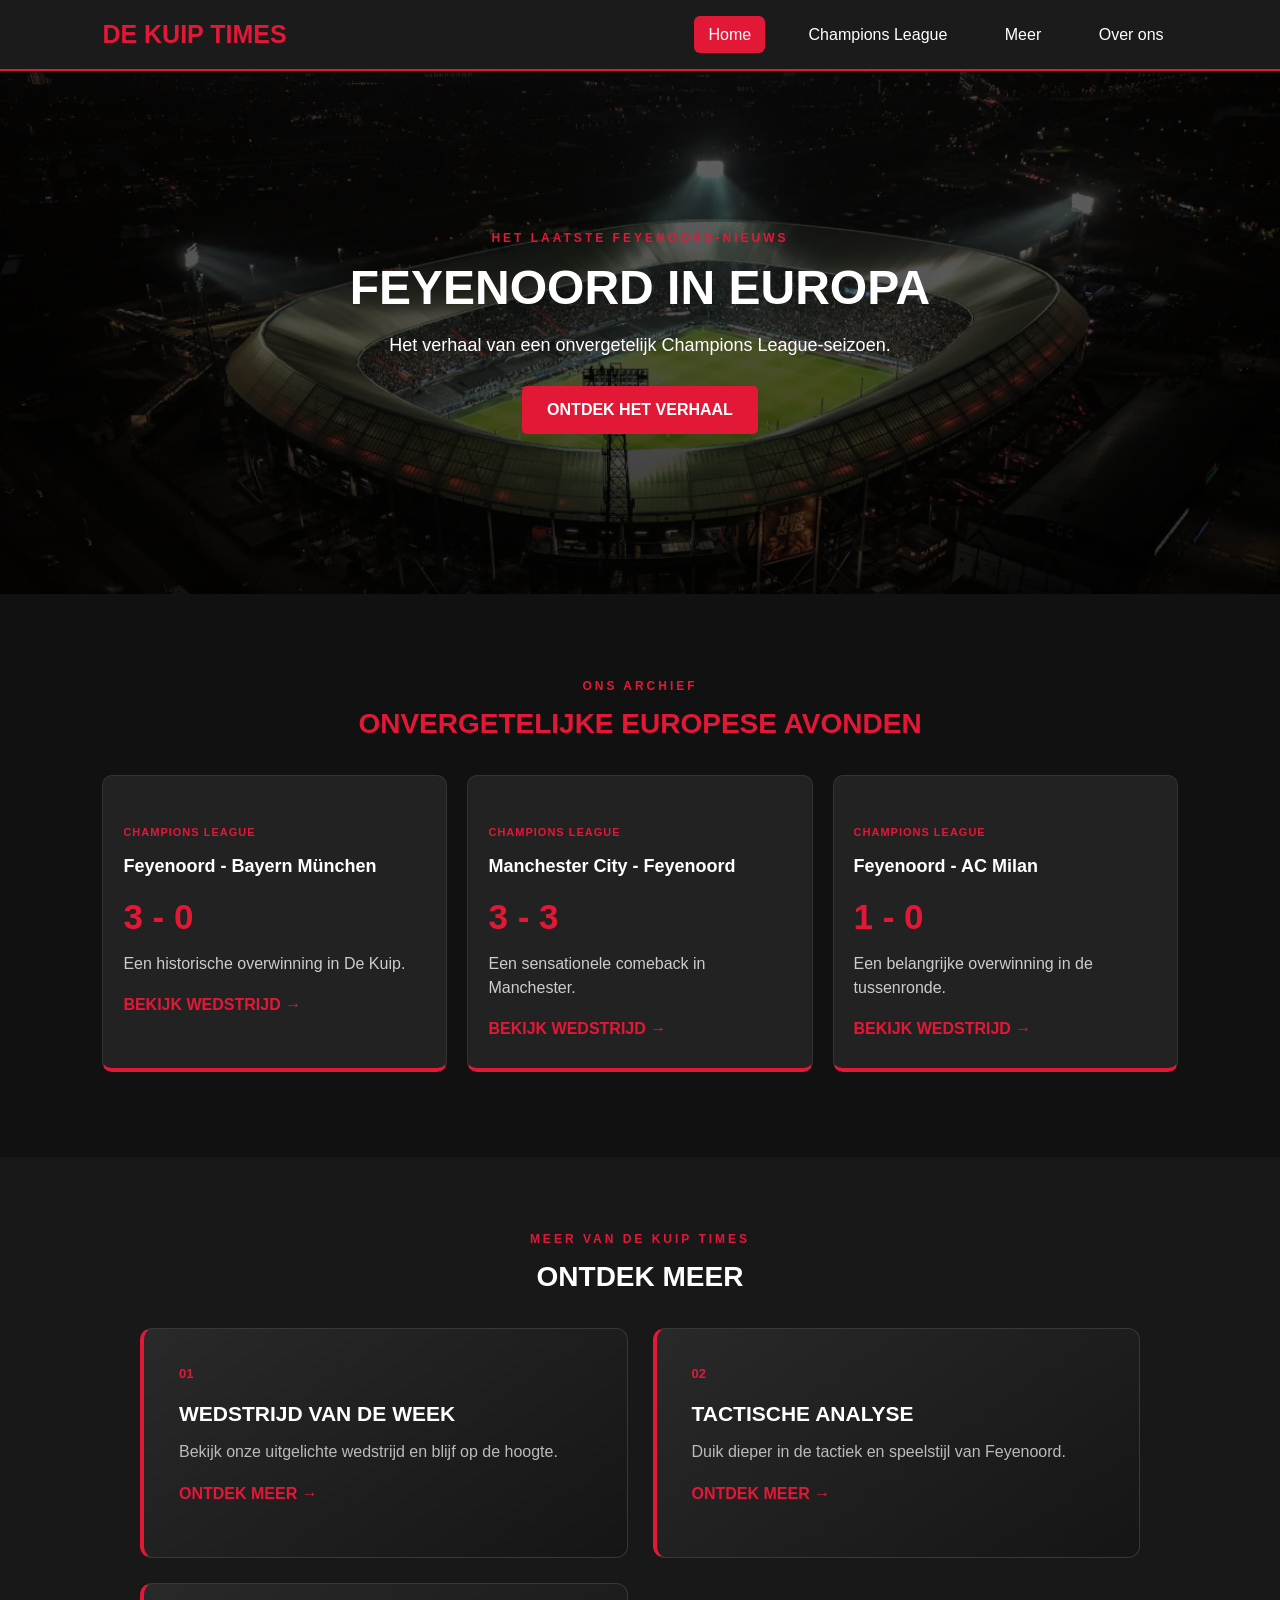
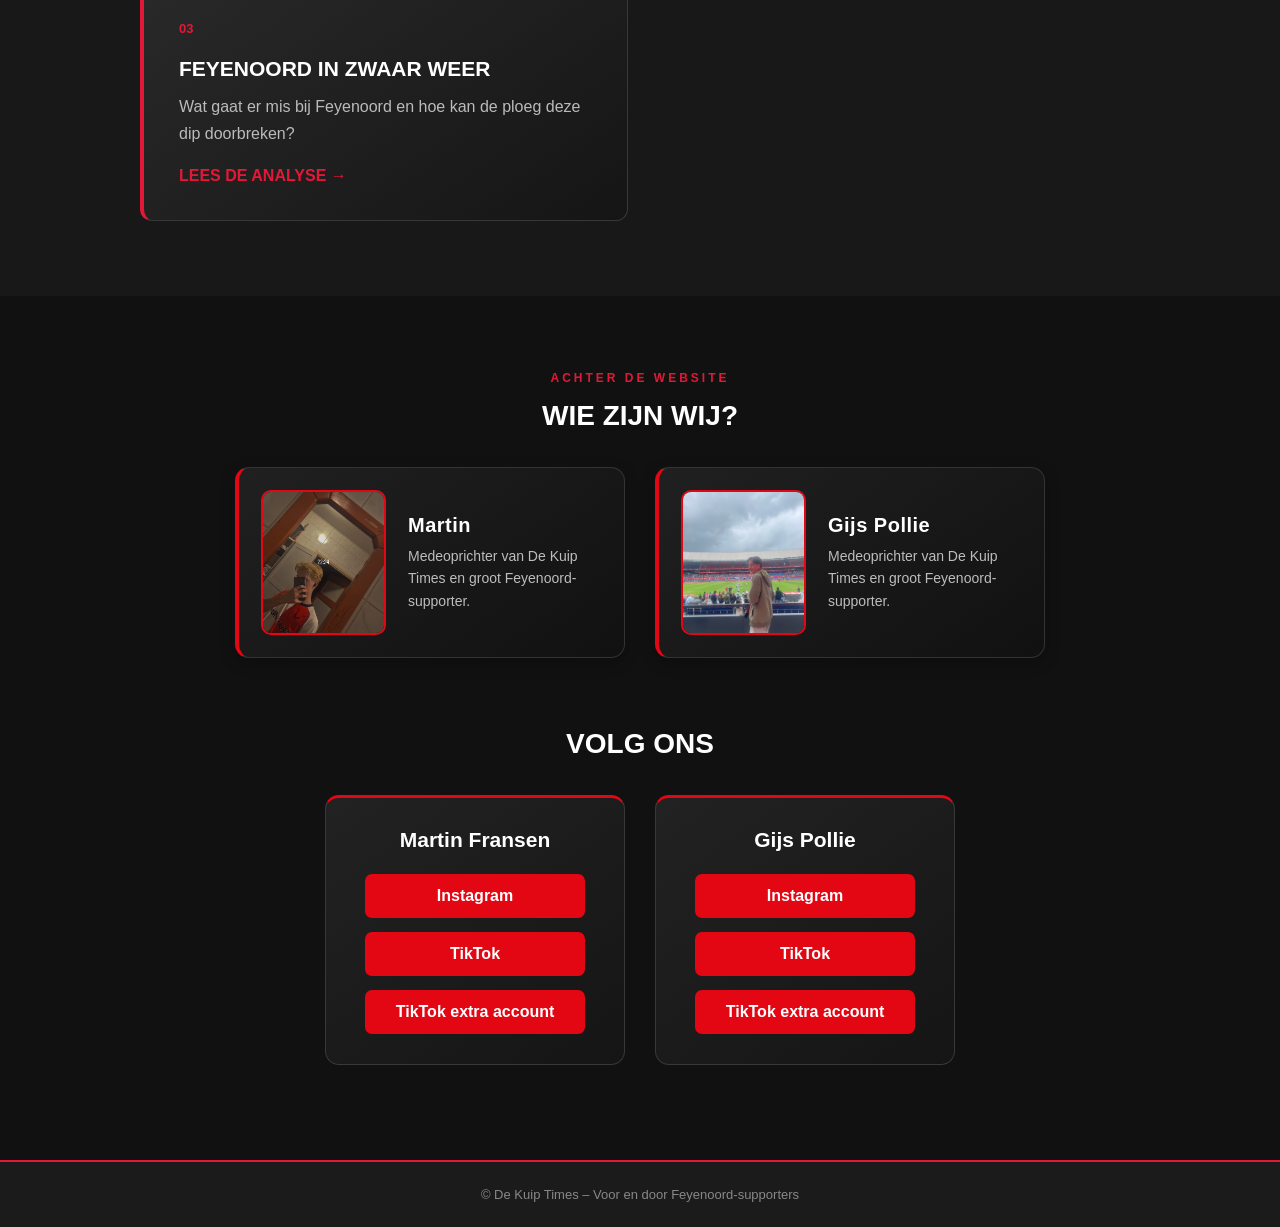
<file: index.html>
<!DOCTYPE html>
<html lang="nl">
<head>
    <meta charset="UTF-8">
    <meta name="viewport" content="width=device-width, initial-scale=1.0">

    <title>De Kuip Times | Feyenoord Nieuws, Voorbeschouwingen en Analyses</title>

    <meta name="description" content="De Kuip Times brengt Feyenoord-nieuws, wedstrijdvoorbeschouwingen, uitslagen, statistieken en tactische analyses. Voor en door Feyenoord-supporters.">

    <meta name="author" content="De Kuip Times">
    <meta name="robots" content="index, follow">

    <link rel="icon" type="image/jpeg" href="images/Thekuiptimes.jpg">

    <link rel="stylesheet" href="style.css">
</head>

</head>
<body>

<header>
    <h2>DE KUIP TIMES</h2>
    <nav>
        <a href="#" class="active">Home</a>
        <a href="#ucl">Champions League</a>
        <a href="#extra">Meer</a>
        <a href="#over">Over ons</a>
    </nav>
</header>

<main>

    <!-- HERO -->
    <section class="hero">
        <span class="hero-label">HET LAATSTE FEYENOORD-NIEUWS</span>
        <h1>FEYENOORD IN EUROPA</h1>
        <p>Het verhaal van een onvergetelijk Champions League-seizoen.</p>
        <a class="button" href="#ucl">ONTDEK HET VERHAAL</a>
    </section>

    <!-- WEDSTRIJDEN -->
    <section id="ucl" class="matches">
        <p class="section-label">ONS ARCHIEF</p>
        <h2>ONVERGETELIJKE EUROPESE AVONDEN</h2>

        <div class="match-container">

            <a href="bayern.html" class="match-card">
                <span class="match-tag">CHAMPIONS LEAGUE</span>
                <h3>Feyenoord - Bayern München</h3>
                <div class="score">3 - 0</div>
                <p>Een historische overwinning in De Kuip.</p>
                <span class="card-link">BEKIJK WEDSTRIJD →</span>
            </a>

            <a href="manchester-city.html" class="match-card">
                <span class="match-tag">CHAMPIONS LEAGUE</span>
                <h3>Manchester City - Feyenoord</h3>
                <div class="score">3 - 3</div>
                <p>Een sensationele comeback in Manchester.</p>
                <span class="card-link">BEKIJK WEDSTRIJD →</span>
            </a>

            <a href="ac-milan.html" class="match-card">
                <span class="match-tag">CHAMPIONS LEAGUE</span>
                <h3>Feyenoord - AC Milan</h3>
                <div class="score">1 - 0</div>
                <p>Een belangrijke overwinning in de tussenronde.</p>
                <span class="card-link">BEKIJK WEDSTRIJD →</span>
            </a>

        </div>
    </section>

    <!-- EXTRA ONDERDELEN -->
    <section id="extra" class="extra-section">
        <p class="section-label">MEER VAN DE KUIP TIMES</p>
        <h2>ONTDEK MEER</h2>

        <div class="feature-container">

            <a href="wedstrijd.html" class="feature-card">
                <span class="feature-number">01</span>
                <h3>WEDSTRIJD VAN DE WEEK</h3>
                <p>Bekijk onze uitgelichte wedstrijd en blijf op de hoogte.</p>
                <span class="card-link">ONTDEK MEER →</span>
            </a>

            <a href="analyse.html" class="feature-card">
                <span class="feature-number">02</span>
                <h3>TACTISCHE ANALYSE</h3>
                <p>Duik dieper in de tactiek en speelstijl van Feyenoord.</p>
                <span class="card-link">ONTDEK MEER →</span>
            </a>

            <a href="stand.html" class="feature-card">
                <span class="feature-number">03</span>
                <h3>FEYENOORD IN ZWAAR WEER</h3>
                <p>Wat gaat er mis bij Feyenoord en hoe kan de ploeg deze dip doorbreken?</p>
                <span class="card-link">LEES DE ANALYSE →</span>
            </a>

        </div>
    </section>

    <!-- OVER ONS -->
    <section id="over" class="about-section">
        <p class="section-label">ACHTER DE WEBSITE</p>
        <h2>WIE ZIJN WIJ?</h2>

        <div class="team-container">

            <div class="team-card">
                <img src="FotoMartin.jpg" alt="Foto van Martin">
                <div class="team-info">
                    <h4>Martin</h4>
                    <p>Medeoprichter van De Kuip Times en groot Feyenoord-supporter.</p>
                </div>
            </div>

            <div class="team-card">
                <img src="Gijs.jpg" alt="Foto van Gijs">
                <div class="team-info">
                    <h4>Gijs Pollie</h4>
                    <p>Medeoprichter van De Kuip Times en groot Feyenoord-supporter.</p>
                </div>
            </div>

        </div>

        <h2 class="social-heading">VOLG ONS</h2>

        <div class="socials">

            <div class="social-person">
                <h4>Martin Fransen</h4>
                <a href="https://www.instagram.com/m.f0168/" target="_blank" rel="noopener">Instagram</a>
                <a href="https://www.tiktok.com/@martinn.0168" target="_blank" rel="noopener">TikTok</a>
                <a href="https://www.tiktok.com/@mrtn.ftbl" target="_blank" rel="noopener">TikTok extra account</a>
            </div>

            <div class="social-person">
                <h4>Gijs Pollie</h4>
                <a href="https://www.instagram.com/gijspollie_2011/" target="_blank" rel="noopener">Instagram</a>
                <a href="https://www.tiktok.com/@gijspollie2011" target="_blank" rel="noopener">TikTok</a>
                <a href="https://www.tiktok.com/@t.watanabe010" target="_blank" rel="noopener">TikTok extra account</a>
            </div>

        </div>
    </section>

</main>

<footer>
    <p>© De Kuip Times – Voor en door Feyenoord-supporters</p>
</footer>

</body>
</html>
</file>
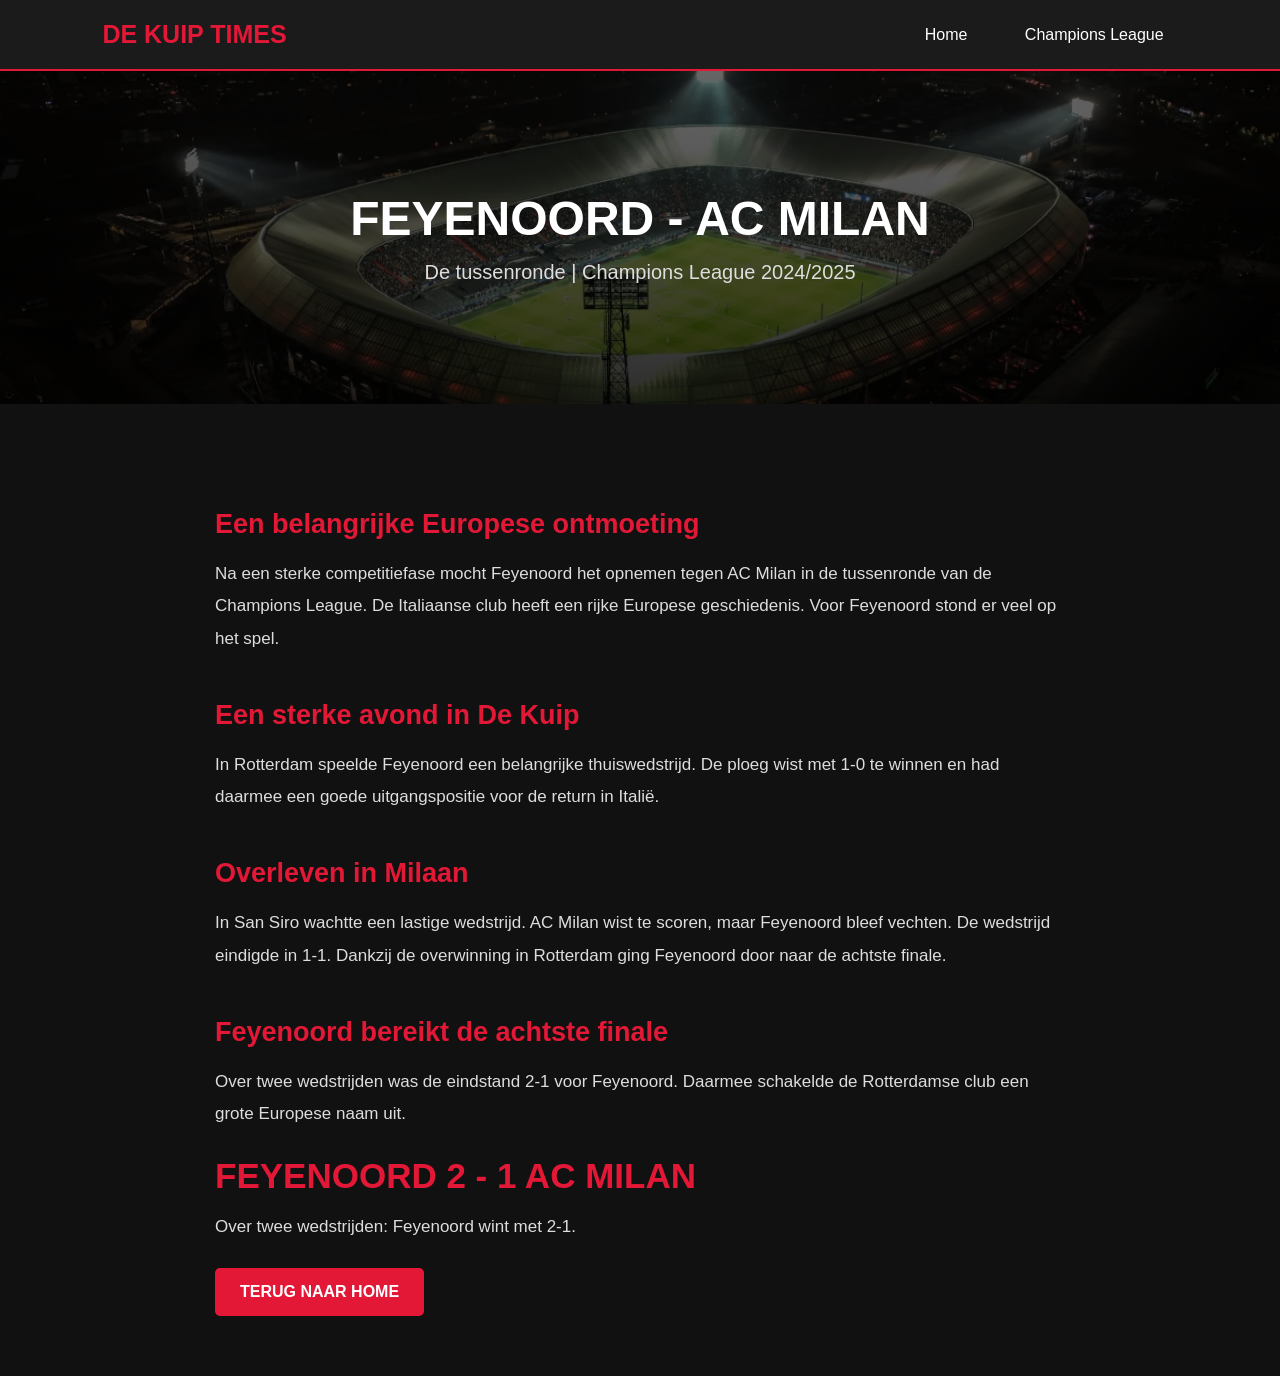
<file: ac-milan.html>
<!DOCTYPE html>
<html lang="nl">
<head>
    <meta charset="UTF-8">
    <meta name="viewport" content="width=device-width, initial-scale=1.0">
    <title>Feyenoord - AC Milan | De Kuip Times</title>
    <link rel="stylesheet" href="style.css">
</head>
<body>

    <header>
        <h2>DE KUIP TIMES</h2>
        <nav>
            <a href="index.html">Home</a>
            <a href="champions-league.html">Champions League</a>
        </nav>
    </header>

    <section class="ucl-hero">
        <h1>FEYENOORD - AC MILAN</h1>
        <p>De tussenronde | Champions League 2024/2025</p>
    </section>

    <main class="ucl-content">

        <h2>Een belangrijke Europese ontmoeting</h2>

        <p>
            Na een sterke competitiefase mocht Feyenoord het opnemen tegen
            AC Milan in de tussenronde van de Champions League.
            De Italiaanse club heeft een rijke Europese geschiedenis.
            Voor Feyenoord stond er veel op het spel.
        </p>

        <h2>Een sterke avond in De Kuip</h2>

        <p>
            In Rotterdam speelde Feyenoord een belangrijke thuiswedstrijd.
            De ploeg wist met 1-0 te winnen en had daarmee een goede uitgangspositie
            voor de return in Italië.
        </p>

        <h2>Overleven in Milaan</h2>

        <p>
            In San Siro wachtte een lastige wedstrijd. AC Milan wist te scoren,
            maar Feyenoord bleef vechten. De wedstrijd eindigde in 1-1.
            Dankzij de overwinning in Rotterdam ging Feyenoord door naar de
            achtste finale.
        </p>

        <h2>Feyenoord bereikt de achtste finale</h2>

        <p>
            Over twee wedstrijden was de eindstand 2-1 voor Feyenoord.
            Daarmee schakelde de Rotterdamse club een grote Europese naam uit.
        </p>

        <div class="score">FEYENOORD 2 - 1 AC MILAN</div>

        <p>Over twee wedstrijden: Feyenoord wint met 2-1.</p>

        <a class="button" href="index.html">TERUG NAAR HOME</a>

    </main>

</body>
</html>
</file>
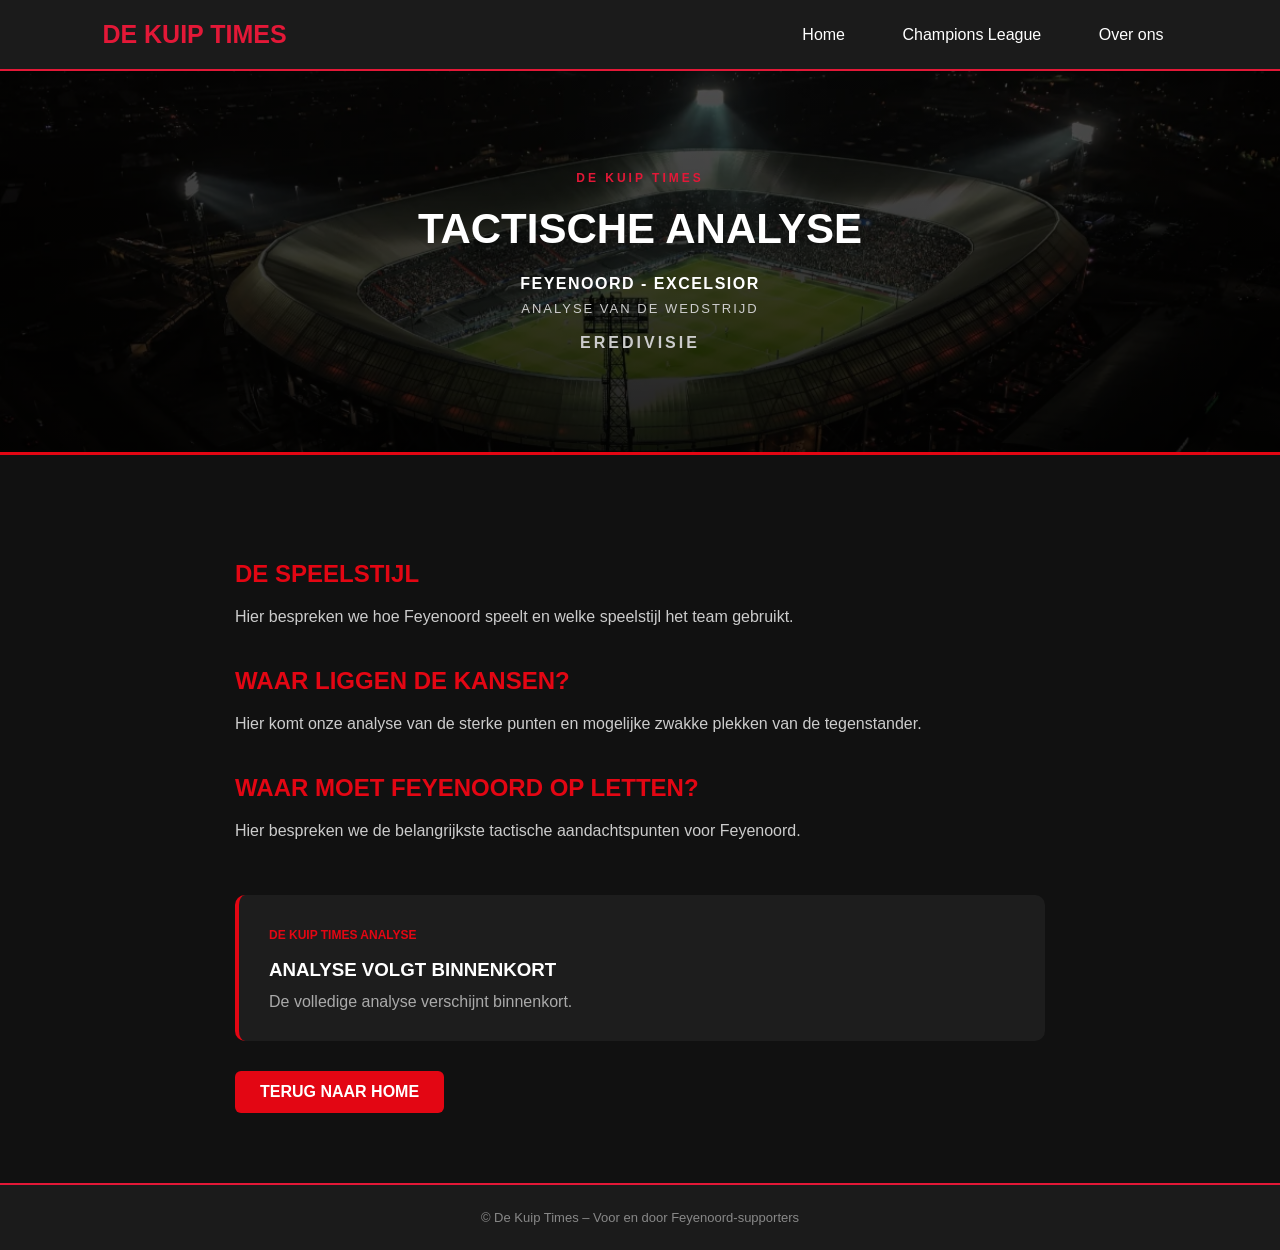
<file: analyse.html>
<!DOCTYPE html>
<html lang="nl">
<head>
    <meta charset="UTF-8">
    <meta name="viewport" content="width=device-width, initial-scale=1.0">
    <title>Tactische analyse | De Kuip Times</title>
    <link rel="stylesheet" href="style.css">
</head>
<body>

<header>
    <h2>DE KUIP TIMES</h2>
    <nav>
        <a href="index.html">Home</a>
        <a href="index.html#ucl">Champions League</a>
        <a href="index.html#over">Over ons</a>
    </nav>
</header>

<main>
    <section class="match-hero">
        <p class="section-label">DE KUIP TIMES</p>
        <h1>TACTISCHE ANALYSE</h1>

        <p class="match-date">FEYENOORD - EXCELSIOR</p>
        <p class="match-location">ANALYSE VAN DE WEDSTRIJD</p>

        <p class="match-competition">EREDIVISIE</p>
    </section>

    <section class="match-article">
        <h2>DE SPEELSTIJL</h2>
        <p>Hier bespreken we hoe Feyenoord speelt en welke speelstijl het team gebruikt.</p>

        <h2>WAAR LIGGEN DE KANSEN?</h2>
        <p>Hier komt onze analyse van de sterke punten en mogelijke zwakke plekken van de tegenstander.</p>

        <h2>WAAR MOET FEYENOORD OP LETTEN?</h2>
        <p>Hier bespreken we de belangrijkste tactische aandachtspunten voor Feyenoord.</p>

        <div class="match-status">
            <p>DE KUIP TIMES ANALYSE</p>
            <h3>ANALYSE VOLGT BINNENKORT</h3>
            <span>De volledige analyse verschijnt binnenkort.</span>
        </div>

        <a href="index.html" class="back-button">TERUG NAAR HOME</a>
    </section>
</main>

<footer>
    <p>© De Kuip Times – Voor en door Feyenoord-supporters</p>
</footer>

</body>
</html>
</file>
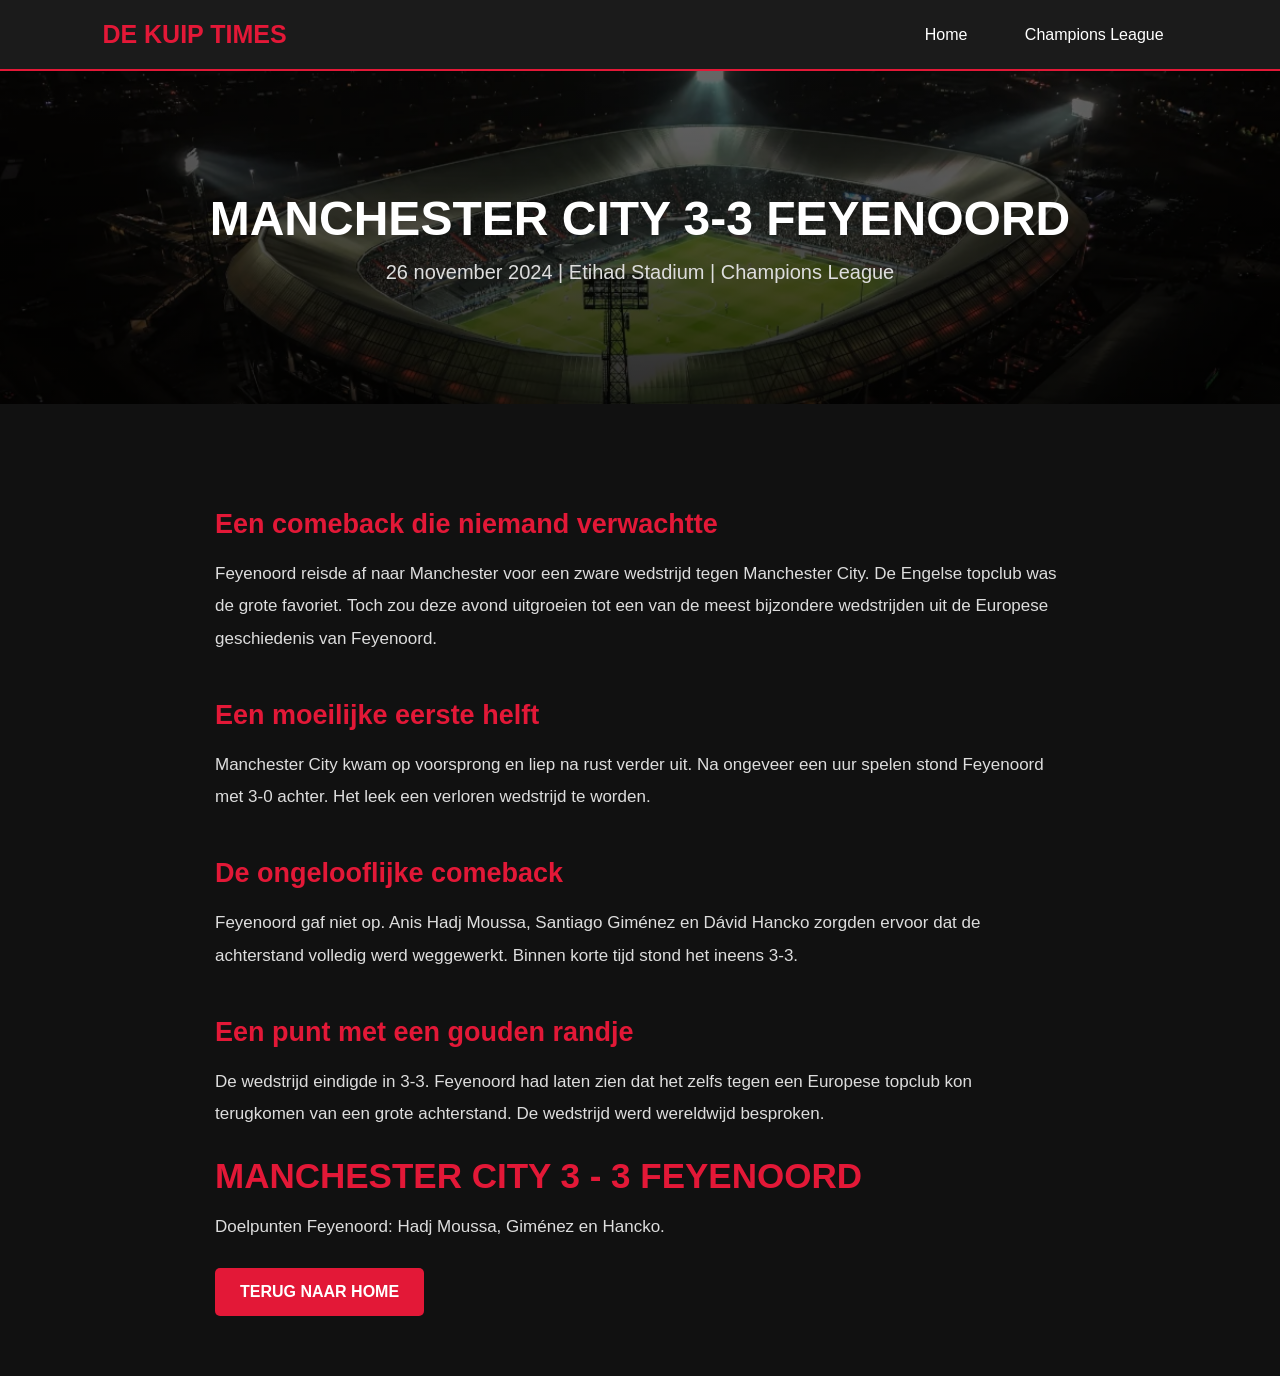
<file: manchester-city.html>
<!DOCTYPE html>
<html lang="nl">
<head>
    <meta charset="UTF-8">
    <meta name="viewport" content="width=device-width, initial-scale=1.0">
    <title>Manchester City - Feyenoord | De Kuip Times</title>
    <link rel="stylesheet" href="style.css">
</head>
<body>
    <header>
        <h2>DE KUIP TIMES</h2>
        <nav>
            <a href="index.html">Home</a>
            <a href="champions-league.html">Champions League</a>
        </nav>
    </header>

    <section class="ucl-hero">
        <h1>MANCHESTER CITY 3-3 FEYENOORD</h1>
        <p>26 november 2024 | Etihad Stadium | Champions League</p>
    </section>

    <main class="ucl-content">

        <h2>Een comeback die niemand verwachtte</h2>

        <p>
            Feyenoord reisde af naar Manchester voor een zware wedstrijd tegen
            Manchester City. De Engelse topclub was de grote favoriet.
            Toch zou deze avond uitgroeien tot een van de meest bijzondere
            wedstrijden uit de Europese geschiedenis van Feyenoord.
        </p>

        <h2>Een moeilijke eerste helft</h2>

        <p>
            Manchester City kwam op voorsprong en liep na rust verder uit.
            Na ongeveer een uur spelen stond Feyenoord met 3-0 achter.
            Het leek een verloren wedstrijd te worden.
        </p>

        <h2>De ongelooflijke comeback</h2>

        <p>
            Feyenoord gaf niet op. Anis Hadj Moussa, Santiago Giménez en
            Dávid Hancko zorgden ervoor dat de achterstand volledig werd
            weggewerkt. Binnen korte tijd stond het ineens 3-3.
        </p>

        <h2>Een punt met een gouden randje</h2>

        <p>
            De wedstrijd eindigde in 3-3. Feyenoord had laten zien dat het
            zelfs tegen een Europese topclub kon terugkomen van een grote
            achterstand. De wedstrijd werd wereldwijd besproken.
        </p>

        <div class="score">MANCHESTER CITY 3 - 3 FEYENOORD</div>

        <p>Doelpunten Feyenoord: Hadj Moussa, Giménez en Hancko.</p>

        <a class="button" href="index.html">TERUG NAAR HOME</a>

    </main>

</body>
</html>
</file>
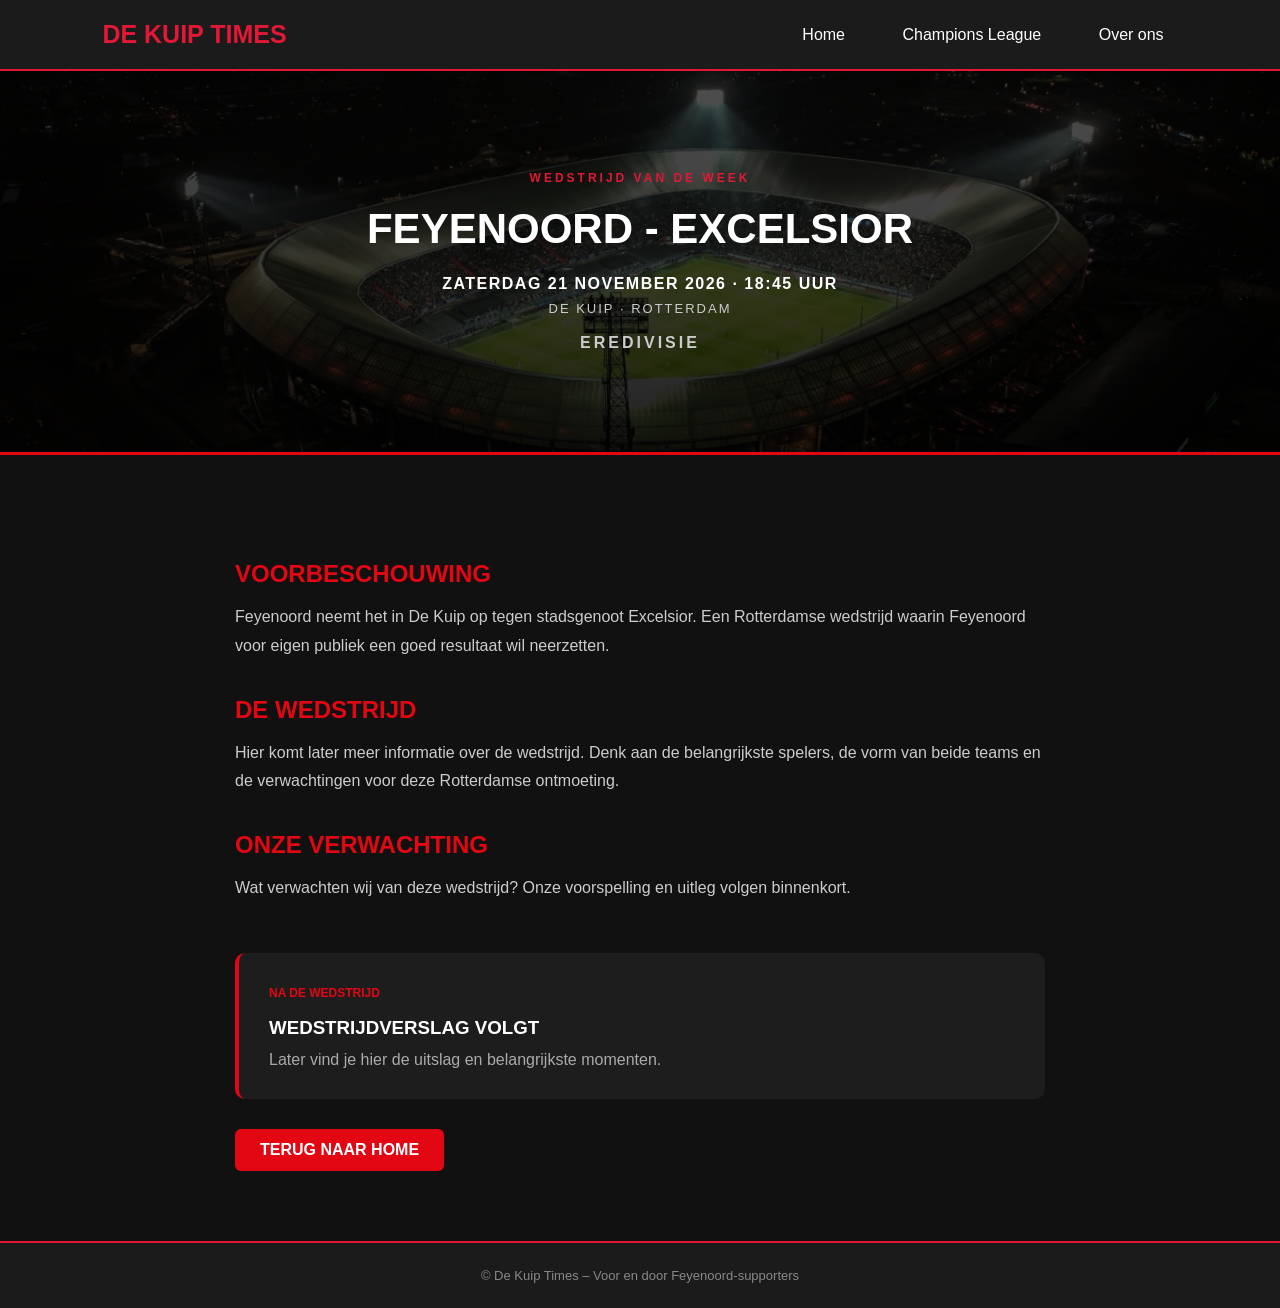
<file: wedstrijd.html>
<!DOCTYPE html>
<html lang="nl">
<head>
    <meta charset="UTF-8">
    <meta name="viewport" content="width=device-width, initial-scale=1.0">
    <title>Feyenoord - Excelsior | De Kuip Times</title>
    <link rel="stylesheet" href="style.css">
</head>
<body>

<header>
    <h2>DE KUIP TIMES</h2>
    <nav>
        <a href="index.html">Home</a>
        <a href="index.html#ucl">Champions League</a>
        <a href="index.html#over">Over ons</a>
    </nav>
</header>

<main>
    <section class="match-hero">
        <p class="section-label">WEDSTRIJD VAN DE WEEK</p>
        <h1>FEYENOORD - EXCELSIOR</h1>

        <p class="match-date">ZATERDAG 21 NOVEMBER 2026 · 18:45 UUR</p>
        <p class="match-location">DE KUIP · ROTTERDAM</p>

        <p class="match-competition">EREDIVISIE</p>
    </section>

    <section class="match-article">
        <h2>VOORBESCHOUWING</h2>
        <p>Feyenoord neemt het in De Kuip op tegen stadsgenoot Excelsior. Een Rotterdamse wedstrijd waarin Feyenoord voor eigen publiek een goed resultaat wil neerzetten.</p>

        <h2>DE WEDSTRIJD</h2>
        <p>Hier komt later meer informatie over de wedstrijd. Denk aan de belangrijkste spelers, de vorm van beide teams en de verwachtingen voor deze Rotterdamse ontmoeting.</p>

        <h2>ONZE VERWACHTING</h2>
        <p>Wat verwachten wij van deze wedstrijd? Onze voorspelling en uitleg volgen binnenkort.</p>

        <div class="match-status">
            <p>NA DE WEDSTRIJD</p>
            <h3>WEDSTRIJDVERSLAG VOLGT</h3>
            <span>Later vind je hier de uitslag en belangrijkste momenten.</span>
        </div>

        <a href="index.html" class="back-button">TERUG NAAR HOME</a>
    </section>
</main>

<footer>
    <p>© De Kuip Times – Voor en door Feyenoord-supporters</p>
</footer>

</body>
</html>
</file>
<file: style.css>
* {
    margin: 0;
    padding: 0;
    box-sizing: border-box;
}

body {
    background-color: #111;
    color: white;
    font-family: Arial, sans-serif;
}

header {
    background-color: #1b1b1b;
    padding: 25px 8%;
    display: flex;
    justify-content: space-between;
    align-items: center;
    border-bottom: 2px solid #e31837;
}

header h2 {
    color: #e31837;
    font-size: 25px;
}

nav a {
    color: white;
    text-decoration: none;
    margin-left: 25px;
}

nav a:hover {
    color: #e31837;
}



.hero {
    text-align: center;
    padding: 160px 20px;

    background-image:
        linear-gradient(rgba(0, 0, 0, 0.55), rgba(0, 0, 0, 0.75)),
        url("dekuip.jpg");

    background-size: cover;
    background-position: center;
    background-repeat: no-repeat;
}



.hero h1 {
    font-size: 48px;
    margin-bottom: 20px;
}

.hero p {
    font-size: 18px;
    margin-bottom: 30px;
}

.button {
    background-color: #e31837;
    color: white;
    padding: 15px 25px;
    text-decoration: none;
    border-radius: 5px;
}

.button:hover {
    background-color: #a90e27;
}

.intro {
    text-align: center;
    padding: 70px 20px;
}

.intro h2 {
    color: #e31837;
    margin-bottom: 20px;
}

.intro p {
    max-width: 600px;
    margin: auto;
    line-height: 1.7;
}


.matches {
    padding: 60px 8%;
    text-align: center;
}

.matches h2 {
    color: #e31837;
    margin-bottom: 35px;
    font-size: 28px;
}

.match-container {
    display: flex;
    gap: 20px;
    justify-content: center;
}

.match-card {
    background-color: #222;
    padding: 30px 20px;
    border-radius: 10px;
    flex: 1;
    border-bottom: 3px solid #e31837;
}

.match-card h3 {
    font-size: 18px;
    margin-bottom: 20px;
}

.score {
    font-size: 35px;
    font-weight: bold;
    color: #e31837;
    margin-bottom: 15px;
}

.match-card p {
    color: #ccc;
    line-height: 1.5;
}

/* CHAMPIONS LEAGUE PAGINA */

.ucl-hero {
    text-align: center;
    padding: 120px 20px;
    background-image:
        linear-gradient(rgba(0,0,0,0.55), rgba(0,0,0,0.8)),
        url("dekuip.jpg");
    background-size: cover;
    background-position: center;
}

.ucl-hero h1 {
    font-size: 48px;
    color: white;
    margin-bottom: 15px;
}

.ucl-hero p {
    font-size: 20px;
    color: #ddd;
}

.ucl-content {
    max-width: 900px;
    margin: auto;
    padding: 60px 25px;
}

.ucl-content h2 {
    color: #e31837;
    font-size: 27px;
    margin-top: 45px;
    margin-bottom: 18px;
}

.ucl-content p {
    color: #ddd;
    font-size: 17px;
    line-height: 1.9;
    margin-bottom: 25px;
}
.match-card {
    text-decoration: none;
    color: white;
    display: block;
    transition: 0.3s;
}

.match-card:hover {
    transform: translateY(-8px);
    background-color: #303030;
}

.match-card span {
    display: inline-block;
    color: #e31837;
    margin-top: 20px;
    font-weight: bold;
}
.article-image {
    width: 100%;
    max-height: 450px;
    object-fit: cover;
    border-radius: 10px;
    margin: 25px 0;
}
.socials {
    display: flex;
    justify-content: center;
    gap: 50px;
    flex-wrap: wrap;
    margin-top: 25px;
}

.social-person {
    display: flex;
    flex-direction: column;
    gap: 12px;
    align-items: center;
}

.social-person h4 {
    color: white;
}

.social-person a {
    color: white;
    background: #e30613;
    padding: 10px 20px;
    border-radius: 6px;
    text-decoration: none;
}.social-person a {
    color: white;
    background: #e30613;
    padding: 12px 25px;
    border-radius: 8px;
    text-decoration: none;
    font-weight: bold;
    transition: 0.3s;
    min-width: 130px;
}

.social-person a:hover {
    background: white;
    color: #e30613;
    transform: translateY(-3px);
    box-shadow: 0 4px 12px rgba(227, 6, 19, 0.3);
}
.tiktok-section {
    max-width: 850px;
    margin: 45px auto;
    padding: 30px 20px;
    background: #181818;
    border: 1px solid #333;
    border-top: 3px solid #e30613;
    border-radius: 12px;
    text-align: center;
}

.tiktok-section h2 {
    color: white;
    font-size: 26px;
    margin-bottom: 10px;
}

.tiktok-description {
    color: #aaa;
    margin-bottom: 25px;
    line-height: 1.6;
}

.video-container {
    display: flex;
    justify-content: center;
    overflow: hidden;
}

.video-container blockquote {
    margin: 0 auto !important;
}

.tiktok-link {
    display: inline-block;
    margin-top: 20px;
    padding: 11px 22px;
    background: #e30613;
    color: white;
    text-decoration: none;
    font-weight: bold;
    border-radius: 6px;
    transition: 0.3s;
}

.tiktok-link:hover {
    background: white;
    color: #e30613;
}


/* PROFIELKAARTEN - OVER ONS */

.team-container {
    display: flex;
    justify-content: center;
    align-items: stretch;
    gap: 30px;
    flex-wrap: wrap;
    margin: 40px auto;
    max-width: 950px;
}

.team-card {
    display: flex;
    align-items: center;
    gap: 22px;
    background: linear-gradient(145deg, #202020, #111111);
    border: 1px solid #333;
    border-left: 4px solid #e30613;
    border-radius: 14px;
    padding: 22px;
    width: 390px;
    max-width: 100%;
    text-align: left;
    transition: all 0.3s ease;
    box-shadow: 0 5px 15px rgba(0, 0, 0, 0.25);
}

.team-card:hover {
    transform: translateY(-6px);
    border-color: #e30613;
    box-shadow: 0 10px 25px rgba(227, 6, 19, 0.18);
}

.team-card img {
    width: 125px;
    height: 145px;
    object-fit: cover;
    border-radius: 10px;
    border: 2px solid #e30613;
    flex-shrink: 0;
}

.team-info {
    display: flex;
    flex-direction: column;
    gap: 8px;
}

.team-info h4 {
    color: white;
    font-size: 20px;
    margin: 0;
    letter-spacing: 0.5px;
}

.team-info p {
    color: #bdbdbd;
    font-size: 14px;
    line-height: 1.6;
    margin: 0;
}

/* MOBIELE WEERGAVE */

@media (max-width: 600px) {
    .team-card {
        width: 100%;
        padding: 15px;
        gap: 15px;
    }

    .team-card img {
        width: 100px;
        height: 120px;
    }
}
.santi-card {
    display: flex;
    align-items: center;
    gap: 15px;
    max-width: 430px;
    margin: 30px auto;
    padding: 15px;
    background: #181818;
    border: 1px solid #333;
    border-left: 4px solid #e30613;
    border-radius: 12px;
    cursor: pointer;
}

.santi-card img {
    width: 85px;
    height: 85px;
    object-fit: cover;
    border-radius: 9px;
}

.santi-info {
    flex: 1;
}

.santi-info h3 {
    color: white;
    margin: 0 0 5px;
}

.santi-info p {
    color: #aaa;
    margin: 0 0 10px;
}

.santi-info audio {
    width: 100%;
    height: 35px;
}

.santi-popup {
    display: none;
    position: fixed;
    inset: 0;
    background: rgba(0,0,0,0.85);
    z-index: 9999;
    justify-content: center;
    align-items: center;
}

.santi-popup-content {
    position: relative;
    background: #181818;
    padding: 20px;
    border: 2px solid #e30613;
    border-radius: 12px;
    text-align: center;
    max-width: 320px;
    width: 85%;
}

.santi-popup-content img {
    width: 100%;
    border-radius: 8px;
}

.santi-popup-content h3 {
    color: white;
}

.santi-popup-content p {
    color: #e30613;
}

.santi-close {
    position: absolute;
    top: 5px;
    right: 12px;
    color: white;
    font-size: 30px;
    cursor: pointer;
}
.stats-section {
    max-width: 850px;
    margin: 50px auto;
    padding: 25px;
    background: #181818;
    border: 1px solid #333;
    border-top: 3px solid #e30613;
    border-radius: 12px;
    text-align: center;
}

.stats-section h2 {
    color: white;
    font-size: 26px;
    margin-bottom: 8px;
}

.stats-subtitle {
    color: #aaa;
    margin-bottom: 25px;
}

.stats-images {
    display: flex;
    flex-direction: column;
    align-items: center;
    gap: 20px;
}

.stats-images img {
    width: 100%;
    max-width: 650px;
    height: auto;
    border-radius: 10px;
    border: 1px solid #444;
}

.stats-source {
    color: #777;
    font-size: 12px;
    margin-top: 18px;
}
/* Pagina's: Wedstrijd van de week en Tactische analyse */

.coming-soon {
    max-width: 900px;
    margin: 100px auto;
    padding: 60px 20px;
    text-align: center;
    background: #181818;
    border-top: 4px solid #e30613;
    border-radius: 12px;
}

.coming-soon h2 {
    color: #e30613;
    font-size: 32px;
    margin-bottom: 20px;
}

.coming-soon p {
    color: #ccc;
    font-size: 18px;
    margin-bottom: 30px;
}

.back-button {
    display: inline-block;
    background: #e30613;
    color: white;
    padding: 12px 25px;
    border-radius: 6px;
    text-decoration: none;
    font-weight: bold;
    transition: 0.3s;
}

.back-button:hover {
    background: #b90000;
    transform: translateY(-2px);
}

/* NIEUWE HOMEPAGE VORMGEVING */

html {
    scroll-behavior: smooth;
}

header {
    position: sticky;
    top: 0;
    z-index: 100;
    padding: 20px 8%;
}

nav a {
    padding: 10px 14px;
    border-radius: 6px;
    transition: 0.3s;
}

nav a:hover,
nav a.active {
    background: #e31837;
    color: white;
}

.hero {
    min-height: 460px;
    display: flex;
    flex-direction: column;
    justify-content: center;
    align-items: center;
}

.hero-label,
.section-label {
    color: #e31837;
    font-size: 12px;
    font-weight: bold;
    letter-spacing: 3px;
    margin-bottom: 15px;
}

.button {
    display: inline-block;
    font-weight: bold;
    transition: 0.3s;
}

.button:hover {
    transform: translateY(-4px);
    box-shadow: 0 8px 20px rgba(227, 24, 55, 0.3);
}

.matches {
    padding-top: 85px;
    padding-bottom: 85px;
}

.match-container {
    flex-wrap: wrap;
}

.match-card {
    min-width: 240px;
    border: 1px solid #333;
    border-bottom: 4px solid #e31837;
    text-align: left;
}

.match-tag {
    display: inline-block;
    color: #e31837;
    font-size: 11px;
    font-weight: bold;
    letter-spacing: 1px;
    margin-bottom: 18px;
}

.card-link {
    display: inline-block;
    color: #e31837;
    font-weight: bold;
    margin-top: 20px;
    transition: 0.3s;
}

.match-card:hover .card-link,
.feature-card:hover .card-link {
    color: white;
}

/* NIEUWE KAARTEN */

.extra-section {
    padding: 75px 8%;
    background: #181818;
    text-align: center;
}

.extra-section h2,
.about-section h2 {
    color: white;
    font-size: 28px;
    margin-bottom: 35px;
}

.feature-container {
    display: grid;
    grid-template-columns: repeat(2, minmax(0, 1fr));
    gap: 25px;
    max-width: 1000px;
    margin: auto;
}

.feature-card {
    display: block;
    text-align: left;
    text-decoration: none;
    color: white;
    padding: 35px;
    min-height: 230px;
    background: linear-gradient(145deg, #292929, #151515);
    border: 1px solid #383838;
    border-left: 4px solid #e31837;
    border-radius: 12px;
    transition: 0.3s;
}

.feature-card:hover {
    transform: translateY(-7px);
    border-color: #e31837;
    box-shadow: 0 10px 25px rgba(227, 24, 55, 0.15);
}

.feature-number {
    color: #e31837;
    font-size: 13px;
    font-weight: bold;
}

.feature-card h3 {
    margin: 20px 0 12px;
    font-size: 21px;
}

.feature-card p {
    color: #bbb;
    line-height: 1.7;
}

/* OVER ONS */

.about-section {
    padding: 75px 8%;
    text-align: center;
}

.about-section .team-container {
    margin-top: 35px;
}

.social-heading {
    margin-top: 70px;
}

footer {
    background: #1b1b1b;
    border-top: 2px solid #e31837;
    text-align: center;
    padding: 25px;
    color: #888;
    font-size: 13px;
}

/* MOBIELE WEERGAVE */

@media (max-width: 700px) {
    header {
        flex-direction: column;
        gap: 18px;
        padding: 18px 12px;
    }

    nav {
        display: flex;
        flex-wrap: wrap;
        justify-content: center;
        gap: 5px;
    }

    nav a {
        margin: 0;
        font-size: 13px;
    }

    .hero {
        padding: 100px 20px;
    }

    .hero h1 {
        font-size: 34px;
    }

    .match-container {
        flex-direction: column;
    }

    .feature-container {
        grid-template-columns: 1fr;
    }

    .feature-card {
        padding: 25px;
    }

    .extra-section,
    .about-section {
        padding: 55px 6%;
    }
}

/* VERNIEUWDE SOCIAL MEDIA KAARTEN */

.socials {
    display: flex;
    justify-content: center;
    align-items: stretch;
    gap: 30px;
    flex-wrap: wrap;
    max-width: 750px;
    margin: 35px auto 20px;
}

.social-person {
    display: flex;
    flex-direction: column;
    align-items: center;
    gap: 14px;
    width: 300px;
    padding: 30px 25px;
    background: linear-gradient(145deg, #222, #151515);
    border: 1px solid #383838;
    border-top: 3px solid #e30613;
    border-radius: 14px;
    transition: 0.3s;
}

.social-person:hover {
    transform: translateY(-6px);
    border-color: #e30613;
    box-shadow: 0 10px 25px rgba(227, 6, 19, 0.15);
}

.social-person h4 {
    font-size: 21px;
    margin-bottom: 8px;
}

.social-person a {
    display: block;
    width: 100%;
    max-width: 220px;
    text-align: center;
    color: white;
    background: #e30613;
    padding: 13px 15px;
    border-radius: 7px;
    text-decoration: none;
    font-weight: bold;
    transition: 0.25s;
}

.social-person a:hover {
    background: white;
    color: #e30613;
    transform: scale(1.04);
}

@media (max-width: 600px) {
    .social-person {
        width: 100%;
        max-width: 350px;
    }
}

/* WEDSTRIJD VAN DE WEEK */

.match-hero {
    text-align: center;
    padding: 100px 20px;
    background:
        linear-gradient(rgba(0,0,0,0.65), rgba(0,0,0,0.85)),
        url("dekuip.jpg");
    background-size: cover;
    background-position: center;
    border-bottom: 3px solid #e30613;
}

.match-hero h1 {
    font-size: 42px;
    margin: 20px 0;
}

.match-details {
    display: flex;
    justify-content: center;
    flex-wrap: wrap;
    gap: 15px;
    margin: 30px 0;
}

.match-details span {
    background: #e30613;
    padding: 12px 20px;
    border-radius: 6px;
    font-weight: bold;
}

.match-competition {
    color: #ccc;
    letter-spacing: 3px;
    font-weight: bold;
}

.match-article {
    max-width: 850px;
    margin: 50px auto;
    padding: 20px;
}

.match-article h2 {
    color: #e30613;
    margin: 35px 0 15px;
}

.match-article p {
    color: #ccc;
    line-height: 1.8;
    font-size: 16px;
}

.match-status {
    margin: 50px 0 30px;
    padding: 30px;
    background: #1d1d1d;
    border-left: 4px solid #e30613;
    border-radius: 10px;
}

.match-status p {
    color: #e30613;
    font-weight: bold;
    font-size: 12px;
}

.match-status h3 {
    margin: 12px 0;
}

.match-status span {
    color: #aaa;
}

@media (max-width: 600px) {
    .match-hero h1 {
        font-size: 30px;
    }

    .match-hero {
        padding: 75px 15px;
    }
}
/* Rustige datum en locatie op wedstrijdpagina's */
.match-date {
    margin-top: 22px;
    color: white;
    font-size: 16px;
    font-weight: bold;
    letter-spacing: 1.5px;
}

.match-location {
    margin-top: 8px;
    color: #cccccc;
    font-size: 13px;
    letter-spacing: 2px;
}

.match-competition {
    margin-top: 18px;
}

/* FEYENOORD STAND EN ANALYSE PAGINA */

.stand-page {
    background: #111;
    color: white;
    min-height: 100vh;
}

.stand-hero {
    min-height: 430px;
    background:
        linear-gradient(to right, rgba(0,0,0,0.9), rgba(0,0,0,0.25)),
        url("images/feyenoord-dip.jpg") center/cover;
    display: flex;
    align-items: center;
    padding: 50px 8%;
}

.stand-hero-content {
    max-width: 750px;
}

.stand-label {
    color: #e31837;
    font-weight: bold;
    letter-spacing: 3px;
}

.stand-hero h1 {
    font-size: clamp(42px, 5.5vw, 64px);
    font-weight: 900;
    line-height: 1.02;
    letter-spacing: -2px;
    margin: 18px 0 25px;
    max-width: 850px;
    text-shadow: 0 4px 18px rgba(0, 0, 0, 0.7);
    position: relative;
}

.stand-hero h1::after {
    content: "";
    display: block;
    width: 85px;
    height: 5px;
    background: #e31837;
    margin-top: 22px;
    border-radius: 3px;
}


.stand-hero-content p:last-child {
    font-size: 18px;
    line-height: 1.6;
    color: #ddd;
}

.stand-article {
    max-width: 900px;
    margin: 60px auto;
    padding: 0 25px;
    line-height: 1.8;
    font-size: 17px;
}

.stand-intro {
    font-size: 21px;
    font-weight: bold;
    color: #eee;
    border-left: 4px solid #e31837;
    padding-left: 20px;
    margin-bottom: 45px;
}

.stand-article h2 {
    color: #e31837;
    font-size: 28px;
    margin-top: 50px;
    margin-bottom: 15px;
}

.stand-article p {
    color: #ddd;
}

.stand-image {
    margin: 35px 0;
}

.stand-image img {
    width: 100%;
    max-height: 430px;
    object-fit: cover;
    border-radius: 8px;
}

.stand-image p {
    color: #999;
    font-size: 13px;
    margin-top: 8px;
}

.stand-solutions {
    padding-left: 25px;
    margin: 25px 0;
}

.stand-solutions li {
    margin-bottom: 13px;
    color: #ddd;
}

.stand-solutions strong {
    color: white;
}

.stand-table {
    margin-top: 30px;
    background: #1b1b1b;
    padding: 25px;
    border-radius: 8px;
    overflow-x: auto;
}

.stand-table-title {
    color: white !important;
    font-size: 22px;
    font-weight: bold;
}

.stand-table-note {
    color: #999 !important;
    font-size: 13px;
}

.stand-table table {
    width: 100%;
    border-collapse: collapse;
    margin-top: 20px;
}

.stand-table th,
.stand-table td {
    padding: 13px;
    text-align: left;
    border-bottom: 1px solid #333;
}

.stand-table th {
    color: #e31837;
}

.feyenoord-row {
    background: rgba(227, 24, 55, 0.2);
    font-weight: bold;
}

.stand-conclusion {
    margin-top: 45px;
    padding: 25px;
    background: #1b1b1b;
    border-left: 4px solid #e31837;
    border-radius: 5px;
}

@media (max-width: 600px) {
    .stand-hero {
        min-height: 350px;
        padding: 35px 7%;
    }

    .stand-article {
        margin: 35px auto;
        font-size: 16px;
    }

    .stand-article h2 {
        font-size: 24px;
    }
}

/* ARTIKELSTIJL DE KUIP TIMES */

.stand-article h2 {
    color: white;
    font-size: 29px;
    font-weight: 800;
    letter-spacing: -0.5px;
    margin-top: 65px;
    margin-bottom: 22px;
    padding-left: 17px;
    border-left: 4px solid #e31837;
    line-height: 1.3;
}

.stand-article p {
    color: #cfcfcf;
    font-size: 17px;
    line-height: 1.9;
    margin-bottom: 22px;
}

.stand-intro {
    font-size: 20px;
    line-height: 1.8;
    color: white;
    background: #1b1b1b;
    border-left: 5px solid #e31837;
    padding: 25px 28px;
    border-radius: 0 7px 7px 0;
    margin-bottom: 45px;
}

.stand-solutions {
    background: #1b1b1b;
    padding: 25px 30px 25px 48px;
    border-radius: 7px;
    border-top: 3px solid #e31837;
}

.stand-solutions li {
    padding: 8px 0;
    line-height: 1.7;
    color: #ddd;
}

.stand-solutions strong {
    color: white;
}

.stand-conclusion {
    font-size: 18px;
    line-height: 1.8;
    padding: 28px;
    background: #1b1b1b;
    border-left: 5px solid #e31837;
    border-radius: 0 7px 7px 0;
    margin-top: 55px;
}
</file>
